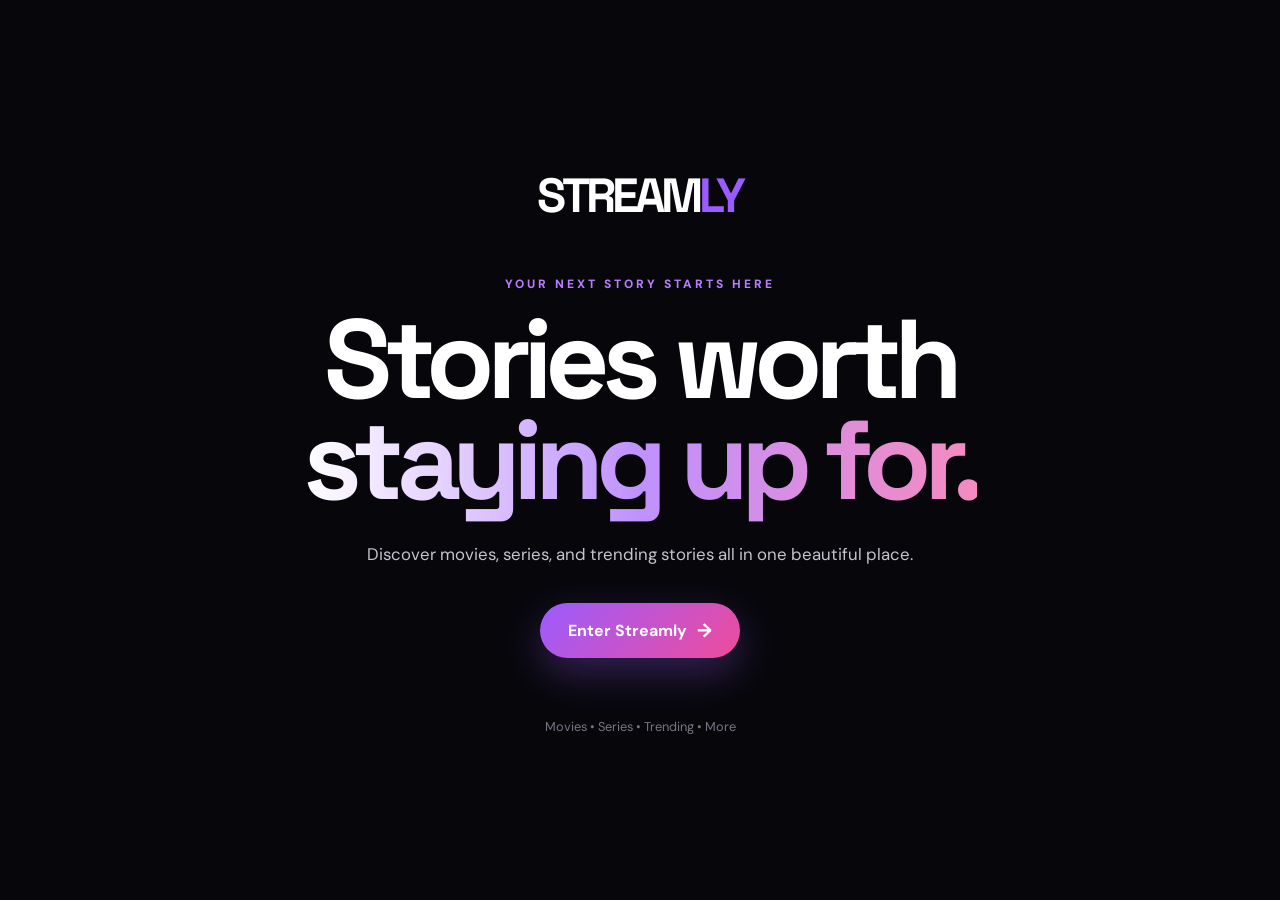
<file: index.html>
<!DOCTYPE html>
<html lang="en">
<head>
    <meta charset="UTF-8">
    <meta name="viewport" content="width=device-width, initial-scale=1.0">

    <title>Streamly | Watch Something Great</title>

    <link rel="preconnect" href="https://fonts.googleapis.com">
    <link rel="preconnect" href="https://fonts.gstatic.com" crossorigin>

    <link
        href="https://fonts.googleapis.com/css2?family=DM+Sans:wght@400;500;600;700&family=Space+Grotesk:wght@500;600;700&display=swap"
        rel="stylesheet"
    >

    <link rel="stylesheet" href="./landing.css">
</head>

<body>

    <main class="landing">

        <div class="content">

            <div class="logo">
                STREAM<span>LY</span>
            </div>

            <span class="kicker">
                YOUR NEXT STORY STARTS HERE
            </span>

            <h1>
                Stories worth<br>
                <em>staying up for.</em>
            </h1>

            <p class="description">
                Discover movies, series, and trending stories
                all in one beautiful place.
            </p>

            <a href="./home.html" class="enter-btn">
                Enter Streamly
                <span class="arrow">→</span>
            </a>

            <p class="footer-text">
                Movies • Series • Trending • More
            </p>

        </div>

    </main>

</body>
</html>
</file>
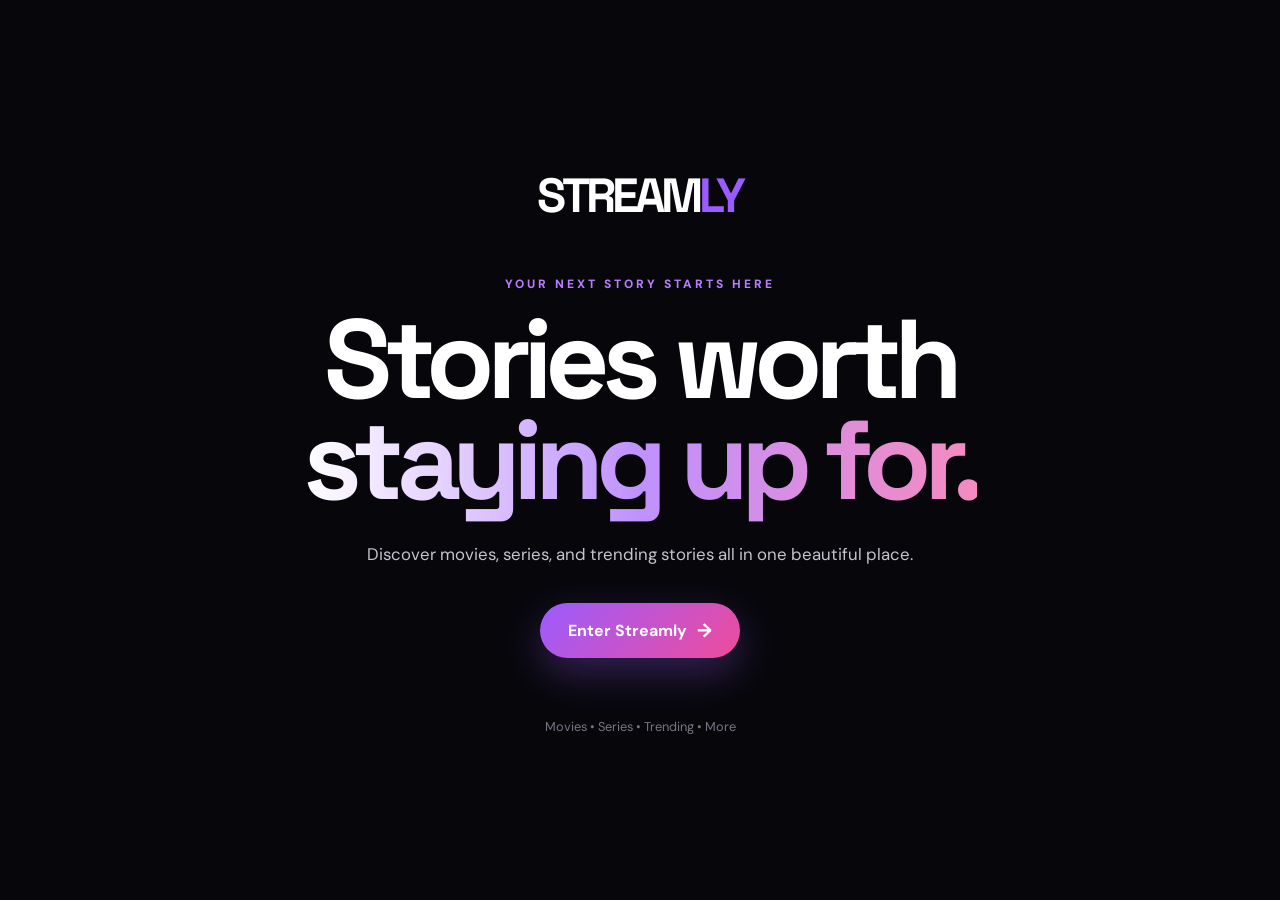
<file: landing.html>
<!DOCTYPE html>
<html lang="en">
<head>
    <meta charset="UTF-8">
    <meta name="viewport" content="width=device-width, initial-scale=1.0">

    <title>Streamly | Watch Something Great</title>

    <link rel="preconnect" href="https://fonts.googleapis.com">
    <link rel="preconnect" href="https://fonts.gstatic.com" crossorigin>

    <link
        href="https://fonts.googleapis.com/css2?family=DM+Sans:wght@400;500;600;700&family=Space+Grotesk:wght@500;600;700&display=swap"
        rel="stylesheet"
    >

    <link rel="stylesheet" href="./landing.css">
</head>

<body>

    <main class="landing">

        <div class="content">

            <div class="logo">
                STREAM<span>LY</span>
            </div>

            <span class="kicker">
                YOUR NEXT STORY STARTS HERE
            </span>

            <h1>
                Stories worth<br>
                <em>staying up for.</em>
            </h1>

            <p class="description">
                Discover movies, series, and trending stories
                all in one beautiful place.
            </p>

            <a href="./index.html" class="enter-btn">
                Enter Streamly
                <span class="arrow">→</span>
            </a>

            <p class="footer-text">
                Movies • Series • Trending • More
            </p>

        </div>

    </main>

</body>
</html>
</file>
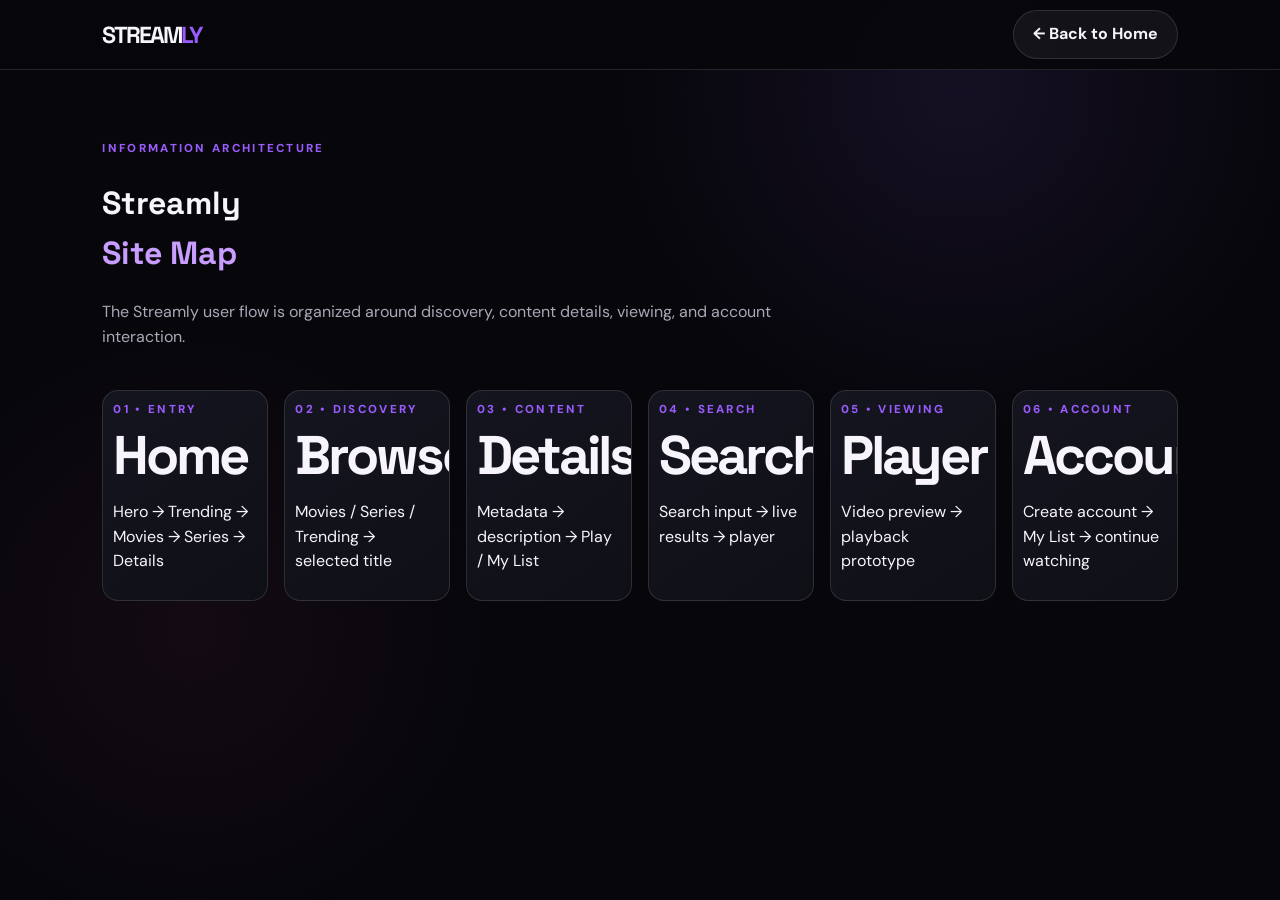
<file: sitemap.html>
<!DOCTYPE html>
<html lang="en"><head>
<meta charset="UTF-8"><meta name="viewport" content="width=device-width,initial-scale=1.0">
<meta name="description" content="Streamly website information architecture and sitemap.">
<title>Streamly | Site Map</title>
<link href="https://fonts.googleapis.com/css2?family=DM+Sans:wght@400;500;600;700&family=Space+Grotesk:wght@500;600;700&display=swap" rel="stylesheet">
<link rel="stylesheet" href="style.css">
</head><body>
<header class="nav"><a href="home.html" class="brand">STREAM<span>LY</span></a><a class="btn ghost" href="home.html">← Back to Home</a></header>
<main class="section">
<span class="kicker">INFORMATION ARCHITECTURE</span><h1>Streamly<br><em style="font-style:normal;color:#c99cff">Site Map</em></h1>
<p style="color:#aaa8b7;max-width:700px">The Streamly user flow is organized around discovery, content details, viewing, and account interaction.</p>
<div class="grid" style="margin-top:40px">
<article class="card"><div class="card-info"><span class="kicker">01 • ENTRY</span><h2>Home</h2><p>Hero → Trending → Movies → Series → Details</p></div></article>
<article class="card"><div class="card-info"><span class="kicker">02 • DISCOVERY</span><h2>Browse</h2><p>Movies / Series / Trending → selected title</p></div></article>
<article class="card"><div class="card-info"><span class="kicker">03 • CONTENT</span><h2>Details</h2><p>Metadata → description → Play / My List</p></div></article>
<article class="card"><div class="card-info"><span class="kicker">04 • SEARCH</span><h2>Search</h2><p>Search input → live results → player</p></div></article>
<article class="card"><div class="card-info"><span class="kicker">05 • VIEWING</span><h2>Player</h2><p>Video preview → playback prototype</p></div></article>
<article class="card"><div class="card-info"><span class="kicker">06 • ACCOUNT</span><h2>Account</h2><p>Create account → My List → continue watching</p></div></article>
</div>
</main></body></html>
</file>
<file: landing.css>
* {
    box-sizing: border-box;
    margin: 0;
    padding: 0;
}

html {
    scroll-behavior: smooth;
}

body {
    min-height: 100vh;

    font-family: "DM Sans", sans-serif;

    color: #ffffff;

    background: #07070b;

    overflow: hidden;
}


.landing {
    min-height: 100vh;

    display: flex;

    align-items: center;

    justify-content: center;

    text-align: center;

    padding: 30px;

    background:
        linear-gradient(
            90deg,
            rgba(7, 7, 11, 0.96),
            rgba(7, 7, 11, 0.68),
            rgba(7, 7, 11, 0.88)
        ),

        linear-gradient(
            0deg,
            rgba(7, 7, 11, 0.95),
            transparent 55%,
            rgba(7, 7, 11, 0.5)
        ),

        url("https://images.unsplash.com/photo-1485846234645-a62644f84728?auto=format&fit=crop&w=2000&q=90")
        center / cover;

}


.content {
    width: min(850px, 100%);

    animation: fadeUp 1s ease;
}


.logo {
    font-family: "Space Grotesk", sans-serif;

    font-size: clamp(2rem, 5vw, 3rem);

    font-weight: 700;

    letter-spacing: -0.08em;

    margin-bottom: 50px;
}

.logo span {
    color: #9b5cff;
}


.kicker {
    display: block;

    color: #b77cff;

    font-size: 0.75rem;

    font-weight: 800;

    letter-spacing: 0.25em;

    margin-bottom: 18px;
}


h1 {
    font-family: "Space Grotesk", sans-serif;

    font-size: clamp(3.5rem, 10vw, 7rem);

    line-height: 0.9;

    letter-spacing: -0.07em;

    margin-bottom: 28px;
}

h1 em {
    font-style: normal;

    background:
        linear-gradient(
            90deg,
            #ffffff,
            #bf91ff,
            #f58bc0
        );

    background-clip: text;

    -webkit-background-clip: text;

    color: transparent;
}


.description {
    max-width: 600px;

    margin: 0 auto 35px;

    color: #c6c4ce;

    font-size: 1.05rem;

    line-height: 1.7;
}


.enter-btn {
    display: inline-flex;

    align-items: center;

    justify-content: center;

    gap: 10px;

    padding: 15px 28px;

    border: none;

    border-radius: 999px;

    color: #ffffff;

    background:
        linear-gradient(
            135deg,
            #9b5cff,
            #ef4b9b
        );

    font-size: 1rem;

    font-weight: 700;

    text-decoration: none;

    box-shadow:
        0 15px 40px rgba(155, 92, 255, 0.3);

    transition:
        transform 0.25s ease,
        filter 0.25s ease,
        box-shadow 0.25s ease;
}


.enter-btn:hover {
    transform: translateY(-3px);

    filter: brightness(1.1);

    box-shadow:
        0 20px 50px rgba(155, 92, 255, 0.4);
}


.enter-btn:active {
    transform: translateY(0);
}


.arrow {
    font-size: 1.2rem;

    transition:
        transform 0.25s ease;
}

.enter-btn:hover .arrow {
    transform: translateX(5px);
}


.footer-text {
    margin-top: 60px;

    color: #777582;

    font-size: 0.8rem;
}


@keyframes fadeUp {

    from {
        opacity: 0;

        transform:
            translateY(30px);
    }

    to {
        opacity: 1;

        transform:
            translateY(0);
    }

}


@media (max-width: 900px) {

    .landing {
        padding: 25px;
    }

    h1 {
        font-size: clamp(
            3.5rem,
            12vw,
            6rem
        );
    }

}


@media (max-width: 600px) {

    .landing {
        padding: 25px;
    }

    .logo {
        margin-bottom: 35px;
    }

    .kicker {
        font-size: 0.65rem;

        letter-spacing: 0.18em;
    }

    h1 {
        font-size: clamp(
            3rem,
            17vw,
            5rem
        );

        line-height: 0.95;
    }

    .description {
        font-size: 0.95rem;

        max-width: 500px;
    }

    .enter-btn {
        width: 100%;

        max-width: 300px;
    }

    .footer-text {
        margin-top: 40px;
    }

}


@media (max-width: 400px) {

    .logo {
        font-size: 2rem;
    }

    h1 {
        font-size: 2.8rem;
    }

    .description {
        font-size: 0.9rem;
    }

}
</file>
<file: style.css>
/* STREAMLY — mobile-first responsive stylesheet (consolidated) */

/* ===== Variables & reset ===== */
:root {
  --bg: #07070b;
  --panel: #111119;
  --panel2: #171722;
  --line: rgba(255, 255, 255, .12);
  --text: #f7f5fb;
  --muted: #aaa8b7;
  --purple: #9b5cff;
  --pink: #ef4b9b;
  --focus: #f6bf3c;
}

* { box-sizing: border-box; }

html { scroll-behavior: smooth; }

body {
  margin: 0;
  background: var(--bg);
  color: var(--text);
  font-family: "DM Sans", sans-serif;
  line-height: 1.55;
}

img, video { max-width: 100%; display: block; }

a { text-decoration: none; color: inherit; }

button, input, select, textarea { font: inherit; }

.skip-link { position: absolute; left: -999px; top: 8px; }
.skip-link:focus {
  left: 8px;
  z-index: 100;
  background: #fff;
  color: #000;
  padding: 10px;
  border-radius: 8px;
}

body:before {
  content: "";
  position: fixed;
  inset: 0;
  pointer-events: none;
  background:
    radial-gradient(circle at 75% 10%, rgba(155, 92, 255, .10), transparent 28%),
    radial-gradient(circle at 15% 70%, rgba(239, 75, 155, .06), transparent 25%);
  z-index: -1;
}

/* ===== Navigation ===== */
.nav {
  position: sticky;
  top: 0;
  min-height: 70px;
  padding: 0 6%;
  display: flex;
  align-items: center;
  justify-content: space-between;
  gap: 14px;
  z-index: 50;
  background: rgba(7, 7, 11, .92);
  backdrop-filter: blur(10px);
  border-bottom: 1px solid var(--line);
}

.brand {
  font: 700 1.45rem "Space Grotesk", sans-serif;
  letter-spacing: -.08em;
}

.brand span, .kicker { color: var(--purple); }

nav {
  display: none;
  position: absolute;
  left: 0;
  right: 0;
  top: 70px;
  padding: 16px 6%;
  background: var(--panel);
  border-bottom: 1px solid var(--line);
  flex-direction: column;
  gap: 10px;
}

nav.open { display: flex; }

nav a { padding: 8px 0; color: #c8c6d0; }

.nav-right { display: flex; gap: 9px; }

.icon, .avatar, .menu-toggle {
  width: 38px;
  height: 38px;
  border: 1px solid var(--line);
  border-radius: 50%;
  color: white;
  background: #ffffff12;
  cursor: pointer;
}

.menu-toggle {
  display: grid;
  place-items: center;
}

.avatar {
  background: linear-gradient(135deg, var(--purple), var(--pink));
  font-weight: 700;
}

/* ===== Hero ===== */
.hero {
  min-height: 82vh;
  padding: 115px 8% 70px;
  display: flex;
  align-items: center;
  background:
    linear-gradient(90deg, #07070b 0%, #07070bd9 44%, #07070b44 100%),
    linear-gradient(0deg, #07070b 0%, transparent 25%),
    url("https://images.unsplash.com/photo-1485846234645-a62644f84728?auto=format&fit=crop&w=1900&q=85") center/cover;
}

.hero-copy { max-width: 680px; }

.kicker {
  display: block;
  font-size: .72rem;
  font-weight: 800;
  letter-spacing: .2em;
  margin-bottom: 10px;
}

.hero h1, h1, h2, h3 { font-family: "Space Grotesk", sans-serif; }

.hero h1 {
  font-size: clamp(3.1rem, 12vw, 7.5rem);
  line-height: .9;
  letter-spacing: -.075em;
  margin: 0 0 24px;
}

.hero h1 em {
  font-style: normal;
  background: linear-gradient(90deg, #fff, #bf91ff, #f58bc0);
  background-clip: text;
  -webkit-background-clip: text;
  color: transparent;
}

.hero p, .detail-copy p, .login-card p, .feedback p {
  color: #c6c4ce;
  max-width: 580px;
}

/* ===== Buttons ===== */
.actions {
  display: flex;
  flex-wrap: wrap;
  gap: 12px;
  margin: 25px 0;
}

.btn {
  display: inline-flex;
  align-items: center;
  justify-content: center;
  min-height: 46px;
  padding: 11px 19px;
  border-radius: 999px;
  border: 1px solid var(--line);
  color: var(--text);
  font-weight: 700;
  cursor: pointer;
}

.primary {
  border: 0;
  background: linear-gradient(135deg, var(--purple), var(--pink));
  box-shadow: 0 12px 28px rgba(155, 92, 255, .22);
}

.ghost { background: rgba(255, 255, 255, .05); }

.meta {
  color: #aaa8b7;
  font-size: .88rem;
  display: flex;
  gap: 8px;
  flex-wrap: wrap;
}

/* ===== Sections ===== */
.section { padding: 70px 7%; }

.intro {
  display: grid;
  gap: 25px;
  border-bottom: 1px solid var(--line);
}

.intro h2, .section h2 {
  font-size: clamp(2rem, 5vw, 3.4rem);
  line-height: 1.02;
  letter-spacing: -.055em;
  margin: 0;
}

.section-head {
  display: flex;
  align-items: end;
  justify-content: space-between;
  gap: 20px;
  margin-bottom: 25px;
}

.text-btn {
  background: none;
  border: 0;
  color: #c99cff;
  font-weight: 700;
  cursor: pointer;
}

/* ===== Cards / grid ===== */
.grid {
  display: grid;
  grid-template-columns: repeat(2, minmax(0, 1fr));
  gap: 14px;
}

.card {
  background: linear-gradient(145deg, #151520, #0f0f16);
  border: 1px solid var(--line);
  border-radius: 16px;
  overflow: hidden;
  transition: transform .25s, box-shadow .25s;
}

.poster {
  margin: 0;
  aspect-ratio: 2/2.7;
  position: relative;
  overflow: hidden;
}

.poster img {
  width: 100%;
  height: 100%;
  object-fit: cover;
  transition: transform .35s;
}

/* Crop out the white frame baked into these poster files */
.poster img[alt^="Stranger Things 5"] { scale: 1.5; }
.poster img[alt^="Supergirl"] { scale: 1.42; }
.poster img[alt^="The Mandalorian"] { scale: 1.08; }

.play {
  position: absolute;
  left: 50%;
  top: 50%;
  transform: translate(-50%, -50%) scale(.9);
  width: 50px;
  height: 50px;
  border: 0;
  border-radius: 50%;
  background: #ffffffdc;
  color: #12121a;
  opacity: 0;
  cursor: pointer;
}

.card-info { padding: 12px; }

.card h3 { margin: 0 0 3px; font-size: 1rem; }

.card small { color: var(--muted); }

/* ===== Details + video ===== */
.details {
  display: grid;
  gap: 30px;
  background: linear-gradient(120deg, rgba(155, 92, 255, .12), rgba(239, 75, 155, .05), transparent);
}

.detail-art {
  min-height: 280px;
  border-radius: 20px;
  background: url("https://kimi-web-img.kimi.ai/img/m.media-amazon.com/e79cd769f4aa8137460dffd5020e8d9ed5634e03.jpg") center top / cover;
}

.detail-copy { align-self: center; }

.detail-copy .meta { margin: 12px 0 14px; }

.video-section video,
.video-section iframe {
  width: 100%;
  border: 1px solid var(--line);
  border-radius: 18px;
  background: #000;
  box-shadow: 0 18px 50px rgba(0, 0, 0, .35);
}

.media-note { color: var(--muted); font-size: .86rem; }

/* Featured pair wrapper (created by script.js) */
.compact-feature-grid {
  display: grid;
  grid-template-columns: 1fr;
  gap: 24px;
  align-items: stretch;
  width: 100%;
  max-width: none;
  margin: 0;
  padding: 70px 7%;
}

.compact-feature-grid .details,
.compact-feature-grid .video-section {
  max-width: none;
  min-width: 0;
  height: 100%;
  margin: 0;
  padding: 28px;
  border: 1px solid var(--line);
  border-radius: 22px;
}

/* Details card: portrait art left, text right */
.compact-feature-grid .details {
  grid-template-columns: minmax(0, .8fr) minmax(0, 1.2fr);
  gap: 24px;
  align-items: center;
}

.compact-feature-grid .detail-art {
  min-height: 0;
  aspect-ratio: 3 / 4;
  width: 100%;
}

/* Video card fills its column */
.compact-feature-grid .video-section {
  display: flex;
  flex-direction: column;
  justify-content: center;
  background: var(--panel);
}

.compact-feature-grid .video-section video,
.compact-feature-grid .video-section iframe {
  width: 100%;
  height: auto;
  max-height: none;
  aspect-ratio: 16 / 9;
  object-fit: cover;
}

/* ===== Schedule table ===== */
.table-wrap {
  overflow: auto;
  border: 1px solid var(--line);
  border-radius: 14px;
}

table {
  width: 100%;
  border-collapse: collapse;
  min-width: 560px;
  background: var(--panel);
}

caption { text-align: left; padding: 14px; color: var(--muted); }

th, td { padding: 14px; text-align: left; border-top: 1px solid var(--line); }

tbody tr:nth-child(even) { background: rgba(255, 255, 255, .035); }

.mobile-schedule ul { padding: 0; margin: 20px 0; list-style: none; }
.mobile-schedule li { padding: 12px 0; border-bottom: 1px solid var(--line); }

/* ===== Feedback form ===== */
.feedback {
  display: grid;
  gap: 30px;
  align-items: start;
  background: var(--panel);
  border-top: 1px solid var(--line);
  border-bottom: 1px solid var(--line);
}

.feedback > :first-child,
.feedback > :last-child { align-self: start; }

form { max-width: 620px; }

fieldset {
  border: 1px solid var(--line);
  border-radius: 16px;
  padding: 20px;
}

legend { padding: 0 8px; color: #c99cff; font-weight: 700; }

label { display: block; margin: 13px 0 6px; }

input, select, textarea {
  width: 100%;
  padding: 12px;
  border-radius: 10px;
  border: 1px solid var(--line);
  background: #0b0b11;
  color: white;
}

.form-actions { display: flex; gap: 10px; margin-top: 18px; }

/* ===== Account CTA ===== */
.login-card {
  margin: 70px 7%;
  padding: 32px;
  border: 1px solid var(--line);
  border-radius: 22px;
  background: linear-gradient(120deg, rgba(155, 92, 255, .17), rgba(239, 75, 155, .10), #111119);
  display: flex;
  flex-direction: column;
  gap: 22px;
  align-items: flex-start;
}

.login-card h2 { margin: 0; }
.login-card .btn { white-space: nowrap; }

/* ===== Footer ===== */
footer {
  padding: 40px 7%;
  border-top: 1px solid var(--line);
  display: grid;
  gap: 12px;
  color: var(--muted);
}

footer .brand { color: var(--text); }

.footer-links { display: flex; flex-wrap: wrap; gap: 16px; }

/* ===== Modals ===== */
.modal {
  position: fixed;
  inset: 0;
  background: rgba(0, 0, 0, .78);
  display: none;
  place-items: center;
  padding: 20px;
  z-index: 100;
}

.modal.active { display: grid; animation: fade .18s ease; }

.modal-card, .player-card {
  position: relative;
  width: min(700px, 100%);
  background: #111119;
  border: 1px solid var(--line);
  border-radius: 20px;
  padding: 28px;
  box-shadow: 0 30px 90px rgba(0, 0, 0, .5);
}

.close {
  position: absolute;
  right: 14px;
  top: 12px;
  width: 36px;
  height: 36px;
  border: 0;
  border-radius: 50%;
  background: #ffffff12;
  color: white;
  font-size: 1.5rem;
  cursor: pointer;
}

.modal input { margin: 10px 0; }

.result { padding: 12px; border-bottom: 1px solid var(--line); cursor: pointer; }

.player-screen {
  aspect-ratio: 16/9;
  border-radius: 12px;
  background:
    radial-gradient(circle at center, rgba(155, 92, 255, .5), transparent 30%),
    var(--preview-bg, url("https://kimi-web-img.kimi.ai/img/m.media-amazon.com/e79cd769f4aa8137460dffd5020e8d9ed5634e03.jpg")) center/cover;
  display: grid;
  place-items: center;
  margin-bottom: 20px;
}

.big-play {
  width: 72px;
  height: 72px;
  border-radius: 50%;
  display: grid;
  place-items: center;
  background: #ffffffdf;
  color: #111;
  font-size: 1.5rem;
}

/* ===== Utilities ===== */
.sr-only {
  position: absolute;
  width: 1px;
  height: 1px;
  overflow: hidden;
  clip: rect(0, 0, 0, 0);
  white-space: nowrap;
}

.hidden { display: none !important; }

@keyframes fade {
  from { opacity: 0; transform: translateY(8px); }
  to   { opacity: 1; transform: none; }
}

/* =====================================================
   TABLET (600px+)
   ===================================================== */
@media (min-width: 600px) {
  .menu-toggle { display: none; }

  nav {
    position: static;
    display: flex;
    flex-direction: row;
    padding: 0;
    background: none;
    border: 0;
    gap: 20px;
  }

  .nav { padding: 0 7%; }

  .grid { grid-template-columns: repeat(3, minmax(0, 1fr)); }

  .intro, .details, .feedback {
    grid-template-columns: 1.2fr .8fr;
    align-items: center;
  }

  .login-card {
    flex-direction: row;
    justify-content: space-between;
    align-items: center;
  }

  .mobile-schedule { display: none; }
}

/* =====================================================
   DESKTOP (900px+)
   ===================================================== */
@media (min-width: 900px) {
  .nav { padding: 0 8%; }

  nav { gap: 28px; }

  .grid {
    grid-template-columns: repeat(6, minmax(0, 1fr));
    gap: 16px;
  }

  .card-info { padding: 10px; }
  .card h3 { font-size: .9rem; }
  .card small { font-size: .72rem; }

  .section { padding: 70px 8%; }

  .details { grid-template-columns: 1.05fr .95fr; gap: 24px; }

  .feedback {
    grid-template-columns: 1fr 1fr;
    gap: 34px;
    padding-top: 55px;
    padding-bottom: 55px;
  }

  .feedback form { width: 100%; max-width: none; }

  /* Featured pair side by side */
  .compact-feature-grid {
    grid-template-columns: 1fr 1fr;
    padding: 70px 8%;
  }

  .card:hover {
    transform: translateY(-7px);
    box-shadow: 0 18px 40px rgba(0, 0, 0, .3);
  }

  .card:hover .poster img { transform: scale(1.06); }

  .card:hover .play {
    opacity: 1;
    transform: translate(-50%, -50%) scale(1);
  }

  nav a:hover, .footer-links a:hover { color: white; }

  .btn:hover { filter: brightness(1.1); transform: translateY(-1px); }
}

/* =====================================================
   LARGE DESKTOP (1300px+)
   ===================================================== */
@media (min-width: 1300px) {
  .section { padding-left: 8%; padding-right: 8%; }
  .nav { padding-left: 8%; padding-right: 8%; }
  .grid { gap: 22px; }
  .card-info { padding: 13px 14px; }
}

/* =====================================================
   PHONE (max 599px)
   ===================================================== */
@media (max-width: 599px) {
  /* Header: [menu] [logo] ........ [search] [avatar] */
  .menu-toggle { order: -1; }
  .brand { margin-right: auto; }

  .grid { grid-template-columns: repeat(2, minmax(0, 1fr)); }

  .table-wrap { display: none; }

  .feedback { grid-template-columns: 1fr; }

  .compact-feature-grid .details { grid-template-columns: 1fr; }

  .compact-feature-grid .detail-art { aspect-ratio: 16 / 9; }
}

/* =====================================================
   PRINT
   ===================================================== */
@media print {
  * {
    background: transparent !important;
    color: #000 !important;
    box-shadow: none !important;
  }

  .nav, .modal, .menu-toggle, .nav-right, .actions,
  .video-section, form, footer .footer-links {
    display: none !important;
  }

  body { font-size: 11pt; }

  .hero { min-height: auto; padding: 20px 0; }

  .section, .login-card { padding: 18px 0; margin: 0; border: 0; }

  .grid { grid-template-columns: repeat(2, 1fr); }

  .card { break-inside: avoid; border: 1px solid #777; }

  .detail-art { display: none; }

  a[href]:after { content: " (" attr(href) ")"; font-size: 8pt; }
}
</file>
